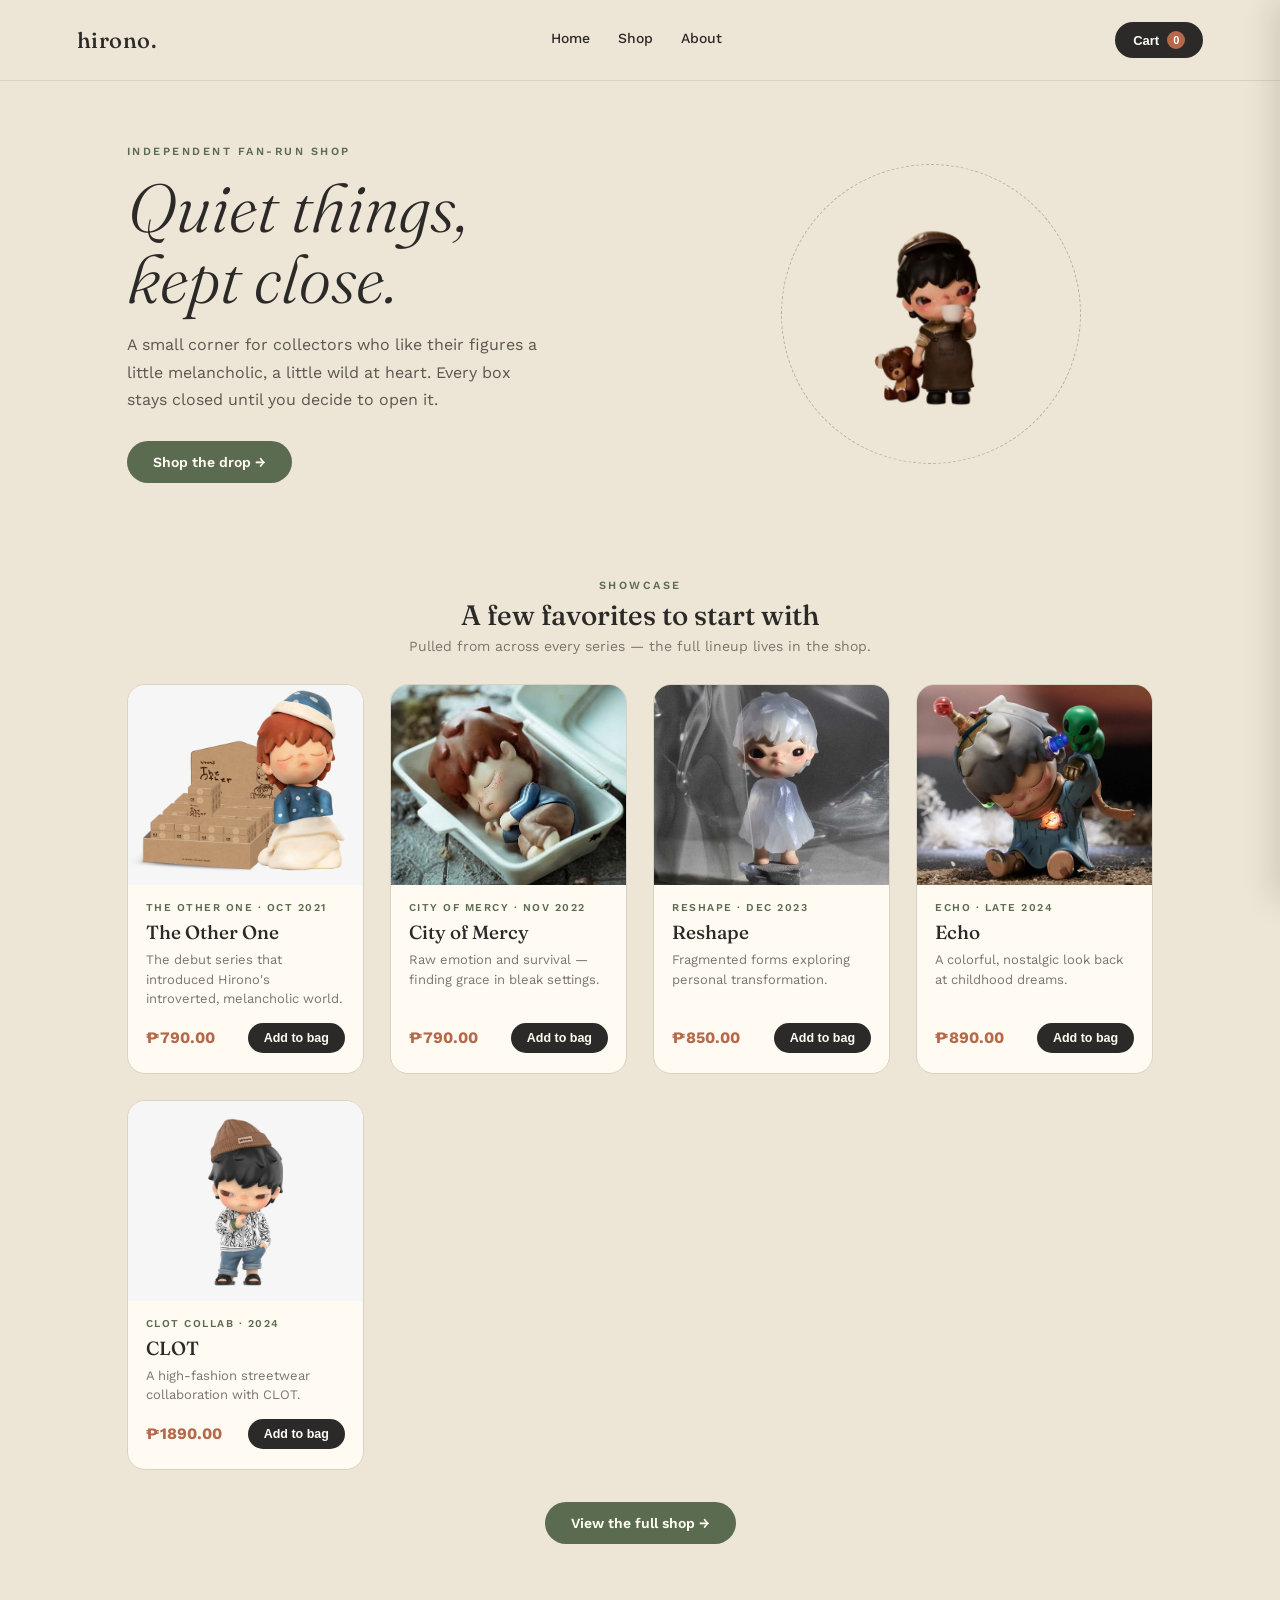
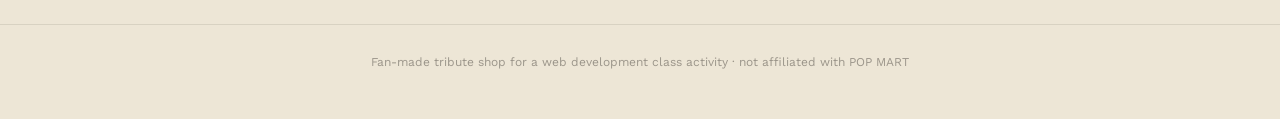
<file: index.html>
<!DOCTYPE html>
<html lang="en">
<head>
<meta charset="UTF-8">
<meta name="viewport" content="width=device-width, initial-scale=1.0">
<title>Hirono &mdash; Quiet things, kept close</title>
<link rel="stylesheet" href="styles.css">
<link rel="preconnect" href="https://fonts.googleapis.com">
<link href="https://fonts.googleapis.com/css2?family=Fraunces:ital,opsz,wght@0,9..144,300;0,9..144,500;1,9..144,400&family=Work+Sans:wght@400;500;600;700&display=swap" rel="stylesheet">
</head>
<body data-page="home">

<header>
  <a class="logo" href="index.html">hirono.</a>
  <nav class="top-nav">
    <a href="index.html">Home</a>
    <a href="shop.html">Shop</a>
    <a href="about.html">About</a>
  </nav>
  <button class="cart-btn" onclick="openCart()">
    Cart
    <span class="cart-count" id="cartCount">0</span>
  </button>
</header>

<section class="hero">
  <div>
    <div class="eyebrow">Independent fan-run shop</div>
    <h1>Quiet things,<br>kept close.</h1>
    <p>A small corner for collectors who like their figures a little melancholic, a little wild at heart. Every box stays closed until you decide to open it.</p>
    <a class="hero-cta" href="shop.html">Shop the drop &rarr;</a>
  </div>
  <div class="hero-art">
    <div class="hero-ring"></div>
    <div class="figure-wrap">
      <img src="logo.png" alt="Hirono hero illustration">
    </div>
  </div>
</section>

<section class="shop" id="showcase">
  <div class="showcase-head">
    <div class="eyebrow">Showcase</div>
    <h2>A few favorites to start with</h2>
    <p>Pulled from across every series — the full lineup lives in the shop.</p>
  </div>
  <div class="grid" id="productGrid"></div>
  <div class="showcase-more">
    <a class="hero-cta" href="shop.html">View the full shop &rarr;</a>
  </div>
</section>

<div class="overlay" id="overlay" onclick="closeCart()"></div>

<aside class="drawer" id="drawer">
  <div class="drawer-head">
    <h3>Your bag</h3>
    <button class="close-btn" onclick="closeCart()">&times;</button>
  </div>
  <div class="drawer-items" id="drawerItems">
    <p class="empty-msg">Nothing here yet. Pick a box to begin.</p>
  </div>
  <div class="drawer-foot">
    <div class="drawer-line"><span>Subtotal</span><span id="subtotalVal">₱0.00</span></div>
    <div class="drawer-line total"><span>Total</span><span id="totalVal">₱0.00</span></div>
    <button class="checkout-btn" onclick="checkout()">Checkout</button>
  </div>
</aside>

<div class="toast" id="toast"></div>

<div class="receipt-overlay" id="receiptOverlay" onclick="if(event.target===this) closeReceipt()">
  <div class="receipt-modal">
    <button class="receipt-close" onclick="closeReceipt()">&times;</button>
    <div class="receipt">
      <div class="receipt-title">HIRONO RECEIPT</div>
      <div class="receipt-sub" id="receiptOrderNo">order no. 0001</div>
      <hr>
      <div id="receiptItems"></div>
      <hr>
      <div class="receipt-line total"><span>Total</span><span id="receiptTotal">₱0.00</span></div>
      <div class="thank-you">Salamat sa pag-order!</div>
    </div>
  </div>
</div>

<footer>
  Fan-made tribute shop for a web development class activity &middot; not affiliated with POP MART
</footer>

<script src="data.js"></script>
<script src="shop.js"></script>
</body>
</html>
</file>
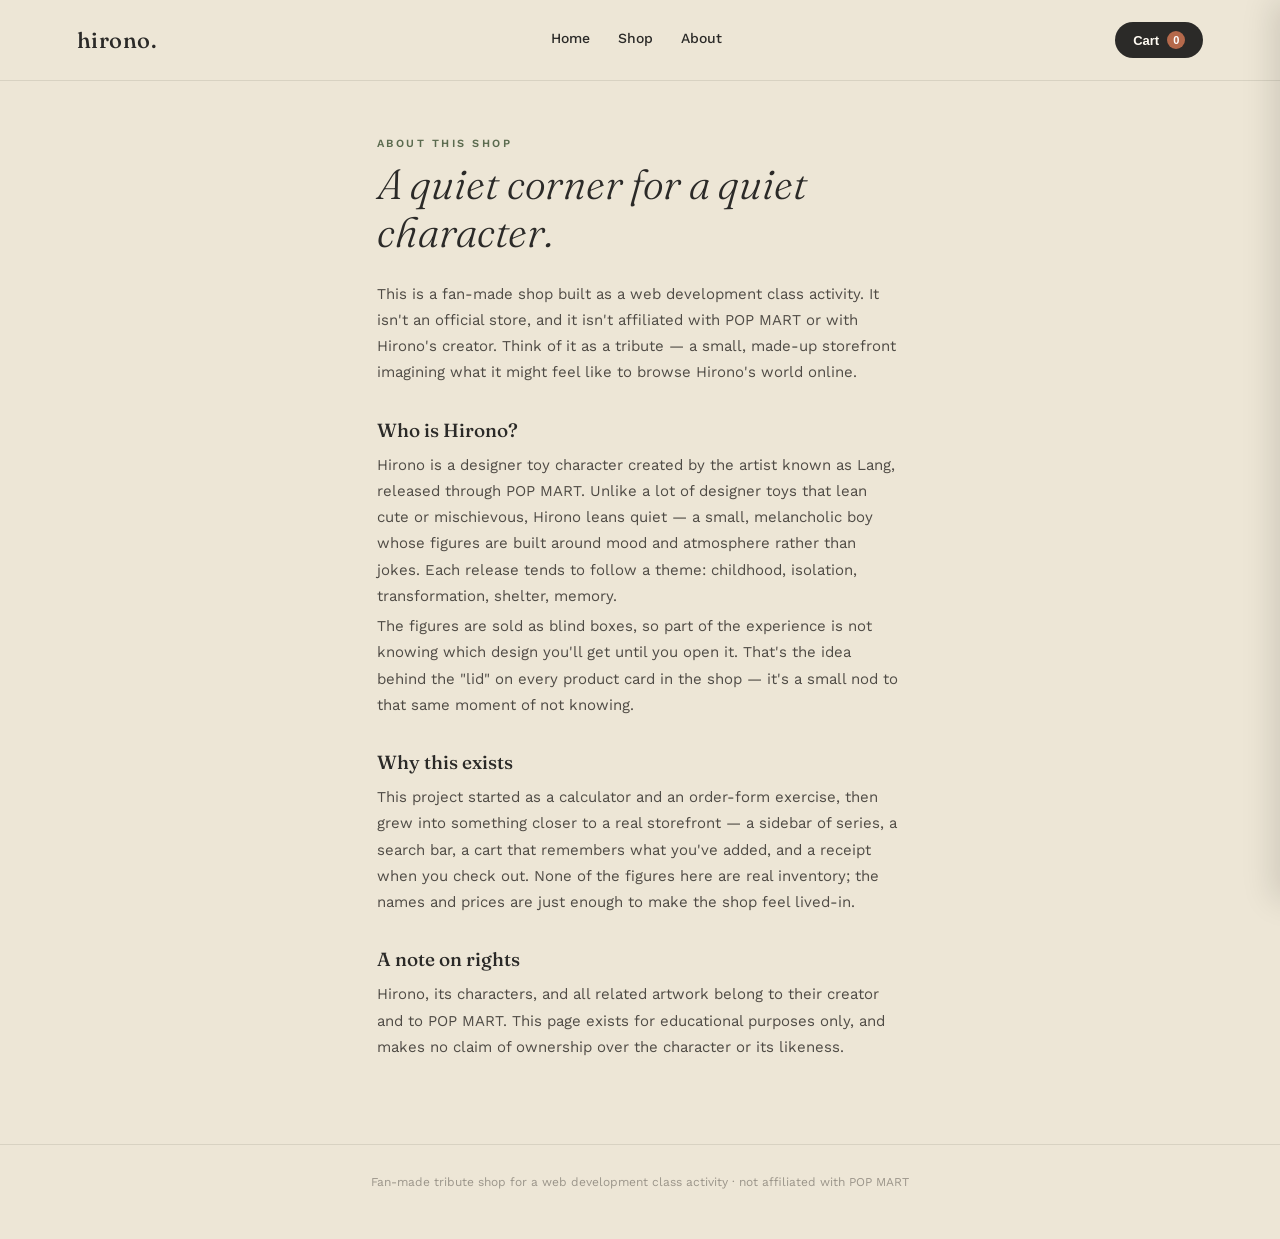
<file: about.html>
<!DOCTYPE html>
<html lang="en">
<head>
<meta charset="UTF-8">
<meta name="viewport" content="width=device-width, initial-scale=1.0">
<title>About &mdash; Hirono</title>
<link rel="stylesheet" href="styles.css">
<link rel="preconnect" href="https://fonts.googleapis.com">
<link href="https://fonts.googleapis.com/css2?family=Fraunces:ital,opsz,wght@0,9..144,300;0,9..144,500;1,9..144,400&family=Work+Sans:wght@400;500;600;700&display=swap" rel="stylesheet">
</head>
<body data-page="about">

<header>
  <a class="logo" href="index.html">hirono.</a>
  <nav class="top-nav">
    <a href="index.html">Home</a>
    <a href="shop.html">Shop</a>
    <a href="about.html">About</a>
  </nav>
  <button class="cart-btn" onclick="openCart()">
    Cart
    <span class="cart-count" id="cartCount">0</span>
  </button>
</header>

<section class="about-page">
  <div class="eyebrow">About this shop</div>
  <h1>A quiet corner for a quiet character.</h1>

  <p>This is a fan-made shop built as a web development class activity. It isn't an official store, and it isn't affiliated with POP MART or with Hirono's creator. Think of it as a tribute — a small, made-up storefront imagining what it might feel like to browse Hirono's world online.</p>

  <h2>Who is Hirono?</h2>
  <p>Hirono is a designer toy character created by the artist known as Lang, released through POP MART. Unlike a lot of designer toys that lean cute or mischievous, Hirono leans quiet — a small, melancholic boy whose figures are built around mood and atmosphere rather than jokes. Each release tends to follow a theme: childhood, isolation, transformation, shelter, memory.</p>
  <p>The figures are sold as blind boxes, so part of the experience is not knowing which design you'll get until you open it. That's the idea behind the "lid" on every product card in the shop — it's a small nod to that same moment of not knowing.</p>

  <h2>Why this exists</h2>
  <p>This project started as a calculator and an order-form exercise, then grew into something closer to a real storefront — a sidebar of series, a search bar, a cart that remembers what you've added, and a receipt when you check out. None of the figures here are real inventory; the names and prices are just enough to make the shop feel lived-in.</p>

  <h2>A note on rights</h2>
  <p>Hirono, its characters, and all related artwork belong to their creator and to POP MART. This page exists for educational purposes only, and makes no claim of ownership over the character or its likeness.</p>
</section>

<div class="overlay" id="overlay" onclick="closeCart()"></div>

<aside class="drawer" id="drawer">
  <div class="drawer-head">
    <h3>Your bag</h3>
    <button class="close-btn" onclick="closeCart()">&times;</button>
  </div>
  <div class="drawer-items" id="drawerItems">
    <p class="empty-msg">Nothing here yet. Pick a box to begin.</p>
  </div>
  <div class="drawer-foot">
    <div class="drawer-line"><span>Subtotal</span><span id="subtotalVal">₱0.00</span></div>
    <div class="drawer-line total"><span>Total</span><span id="totalVal">₱0.00</span></div>
    <button class="checkout-btn" onclick="checkout()">Checkout</button>
  </div>
</aside>

<div class="toast" id="toast"></div>

<div class="receipt-overlay" id="receiptOverlay" onclick="if(event.target===this) closeReceipt()">
  <div class="receipt-modal">
    <button class="receipt-close" onclick="closeReceipt()">&times;</button>
    <div class="receipt">
      <div class="receipt-title">HIRONO RECEIPT</div>
      <div class="receipt-sub" id="receiptOrderNo">order no. 0001</div>
      <hr>
      <div id="receiptItems"></div>
      <hr>
      <div class="receipt-line total"><span>Total</span><span id="receiptTotal">₱0.00</span></div>
      <div class="thank-you">Salamat sa pag-order!</div>
    </div>
  </div>
</div>

<footer>
  Fan-made tribute shop for a web development class activity &middot; not affiliated with POP MART
</footer>

<script src="data.js"></script>
<script src="shop.js"></script>
</body>
</html>
</file>
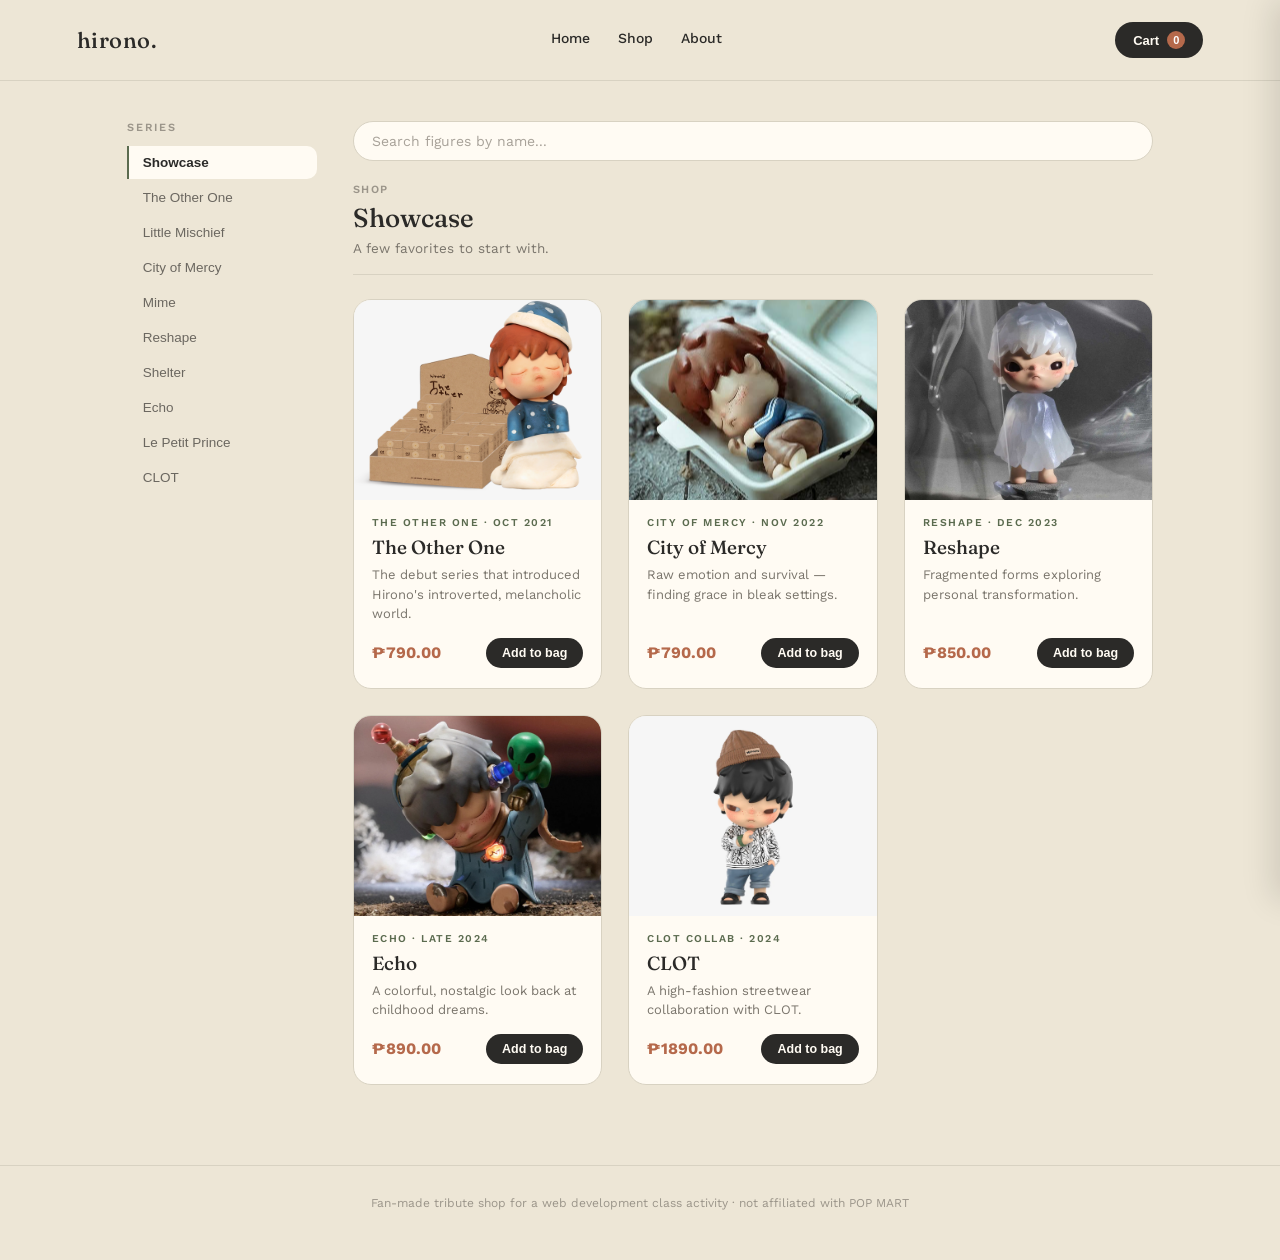
<file: shop.html>
<!DOCTYPE html>
<html lang="en">
<head>
<meta charset="UTF-8">
<meta name="viewport" content="width=device-width, initial-scale=1.0">
<title>Shop &mdash; Hirono</title>
<link rel="stylesheet" href="styles.css">
<link rel="preconnect" href="https://fonts.googleapis.com">
<link href="https://fonts.googleapis.com/css2?family=Fraunces:ital,opsz,wght@0,9..144,300;0,9..144,500;1,9..144,400&family=Work+Sans:wght@400;500;600;700&display=swap" rel="stylesheet">
</head>
<body data-page="shop">

<header>
  <a class="logo" href="index.html">hirono.</a>
  <nav class="top-nav">
    <a href="index.html">Home</a>
    <a href="shop.html">Shop</a>
    <a href="about.html">About</a>
  </nav>
  <button class="cart-btn" onclick="openCart()">
    Cart
    <span class="cart-count" id="cartCount">0</span>
  </button>
</header>

<section class="shop" id="shop">
  <div class="shop-layout">
    <nav class="series-sidebar" id="seriesSidebar"></nav>
    <div class="grid-wrap">
      <div class="search-row">
        <input type="text" id="searchInput" placeholder="Search figures by name...">
      </div>
      <div class="page-head" id="pageHead">
        <div class="breadcrumb" id="breadcrumb">Shop</div>
        <h2 id="pageTitle"></h2>
        <p id="pageBlurb"></p>
      </div>
      <div class="grid" id="productGrid"></div>
    </div>
  </div>
</section>

<div class="overlay" id="overlay" onclick="closeCart()"></div>

<aside class="drawer" id="drawer">
  <div class="drawer-head">
    <h3>Your bag</h3>
    <button class="close-btn" onclick="closeCart()">&times;</button>
  </div>
  <div class="drawer-items" id="drawerItems">
    <p class="empty-msg">Nothing here yet. Pick a box to begin.</p>
  </div>
  <div class="drawer-foot">
    <div class="drawer-line"><span>Subtotal</span><span id="subtotalVal">₱0.00</span></div>
    <div class="drawer-line total"><span>Total</span><span id="totalVal">₱0.00</span></div>
    <button class="checkout-btn" onclick="checkout()">Checkout</button>
  </div>
</aside>

<div class="toast" id="toast"></div>

<div class="receipt-overlay" id="receiptOverlay" onclick="if(event.target===this) closeReceipt()">
  <div class="receipt-modal">
    <button class="receipt-close" onclick="closeReceipt()">&times;</button>
    <div class="receipt">
      <div class="receipt-title">HIRONO RECEIPT</div>
      <div class="receipt-sub" id="receiptOrderNo">order no. 0001</div>
      <hr>
      <div id="receiptItems"></div>
      <hr>
      <div class="receipt-line total"><span>Total</span><span id="receiptTotal">₱0.00</span></div>
      <div class="thank-you">Salamat sa pag-order!</div>
    </div>
  </div>
</div>

<footer>
  Fan-made tribute shop for a web development class activity &middot; not affiliated with POP MART
</footer>

<script src="data.js"></script>
<script src="shop.js"></script>
</body>
</html>
</file>
<file: styles.css>
:root{
  --sand:#EDE6D6;
  --paper:#FFFBF3;
  --ink:#2B2A28;
  --moss:#5B6B4F;
  --moss-dark:#3F4A37;
  --clay:#B5694B;
  --fog:#D8D2C2;
  --mist:#A9B3A0;
}

*{ box-sizing:border-box; }

html{ scroll-behavior:smooth; }

body{
  margin:0;
  font-family:'Work Sans', sans-serif;
  background:var(--sand);
  color:var(--ink);
  -webkit-font-smoothing:antialiased;
}

a{ color:inherit; text-decoration:none; }

.eyebrow{
  font-size:11px;
  font-weight:600;
  letter-spacing:2.5px;
  text-transform:uppercase;
  color:var(--moss);
}

/* ---------- HEADER ---------- */

header{
  display:flex;
  align-items:center;
  justify-content:space-between;
  padding:22px 6vw;
  position:sticky;
  top:0;
  background:rgba(237,230,214,0.92);
  backdrop-filter:blur(6px);
  z-index:50;
  border-bottom:1px solid var(--fog);
}

.logo{
  font-family:'Fraunces', serif;
  font-weight:500;
  font-size:22px;
  letter-spacing:0.5px;
}

nav.top-nav{
  display:flex;
  gap:28px;
  font-size:14px;
  font-weight:500;
}

nav.top-nav a{
  position:relative;
  padding-bottom:4px;
}

nav.top-nav a::after{
  content:"";
  position:absolute;
  left:0; bottom:0;
  width:0;
  height:1px;
  background:var(--moss);
  transition:width 0.25s ease;
}

nav.top-nav a:hover::after{ width:100%; }

.cart-btn{
  position:relative;
  background:var(--ink);
  color:var(--paper);
  border:none;
  border-radius:30px;
  padding:9px 18px;
  font-size:13px;
  font-weight:600;
  cursor:pointer;
  display:flex;
  align-items:center;
  gap:8px;
  transition:transform 0.15s ease, background 0.15s ease;
}

.cart-btn:hover{ background:var(--moss-dark); transform:translateY(-1px); }

.cart-count{
  background:var(--clay);
  color:white;
  font-size:11px;
  font-weight:700;
  min-width:18px;
  height:18px;
  border-radius:50%;
  display:flex;
  align-items:center;
  justify-content:center;
  padding:0 2px;
}

@media (max-width:680px){
  nav.top-nav{ display:none; }
}

/* ---------- HERO (index only) ---------- */

.hero{
  display:grid;
  grid-template-columns:1.1fr 0.9fr;
  align-items:center;
  gap:40px;
  padding:64px 6vw 56px;
  max-width:1180px;
  margin:0 auto;
}

.hero h1{
  font-family:'Fraunces', serif;
  font-weight:300;
  font-style:italic;
  font-size:clamp(40px, 6vw, 68px);
  line-height:1.04;
  margin:14px 0 18px;
  color:var(--ink);
}

.hero p{
  font-size:16px;
  line-height:1.7;
  color:#5a5650;
  max-width:420px;
  margin:0 0 28px;
}

.hero-cta{
  display:inline-flex;
  align-items:center;
  gap:10px;
  background:var(--moss);
  color:var(--paper);
  padding:13px 26px;
  border-radius:30px;
  font-size:14px;
  font-weight:600;
  border:none;
  cursor:pointer;
  transition:background 0.2s ease, transform 0.2s ease;
}

.hero-cta:hover{ background:var(--moss-dark); transform:translateY(-2px); }

.hero-art{
  display:flex;
  justify-content:center;
  align-items:center;
  position:relative;
}

@keyframes float{
  0%, 100%{ transform:translateY(0) rotate(-1.5deg); }
  50%{ transform:translateY(-14px) rotate(1.5deg); }
}

.figure-wrap{
  width:240px;
  height:280px;
  animation:float 7s ease-in-out infinite;
}

.figure-wrap img{
  width:100%;
  height:100%;
  object-fit:contain;
}

.hero-ring{
  position:absolute;
  width:300px;
  height:300px;
  border:1px dashed var(--mist);
  border-radius:50%;
  z-index:0;
}

@media (max-width:780px){
  .hero{ grid-template-columns:1fr; text-align:center; padding-top:40px; }
  .hero p{ margin-inline:auto; }
  .hero-art{ order:-1; margin-bottom:12px; }
}

/* ---------- SHOP LAYOUT ---------- */

.shop{
  max-width:1180px;
  margin:0 auto;
  padding:40px 6vw 80px;
}

.shop-layout{
  display:flex;
  gap:36px;
  align-items:flex-start;
}

.series-sidebar{
  width:190px;
  flex-shrink:0;
  display:flex;
  flex-direction:column;
  gap:2px;
  position:sticky;
  top:104px;
}

.sidebar-label{
  font-size:11px;
  font-weight:600;
  letter-spacing:2px;
  text-transform:uppercase;
  color:#9b958a;
  margin:0 0 10px;
}

.chip{
  display:block;
  border:none;
  border-left:2px solid transparent;
  background:transparent;
  color:#6b6760;
  padding:9px 14px;
  border-radius:0;
  font-size:13.5px;
  font-weight:500;
  text-align:left;
  cursor:pointer;
  transition:all 0.2s ease;
}

.chip:hover{ color:var(--ink); border-left-color:var(--mist); }

.chip.active{
  background:var(--paper);
  color:var(--ink);
  font-weight:600;
  border-left-color:var(--moss);
  border-radius:0 10px 10px 0;
}

.grid-wrap{ flex:1; min-width:0; }

@media (max-width:900px){
  .shop-layout{ flex-direction:column; gap:18px; }
  .series-sidebar{
    position:static;
    width:100%;
    flex-direction:row;
    overflow-x:auto;
    gap:8px;
    padding-bottom:6px;
    -ms-overflow-style:none;
    scrollbar-width:none;
  }
  .series-sidebar::-webkit-scrollbar{ display:none; }
  .sidebar-label{ display:none; }
  .chip{
    flex-shrink:0;
    border-left:none;
    border:1px solid var(--fog);
    border-radius:30px;
    padding:8px 16px;
    white-space:nowrap;
  }
  .chip.active{
    background:var(--ink);
    color:var(--paper);
    border-color:var(--ink);
    border-radius:30px;
  }
}

/* ---------- SEARCH ---------- */

.search-row{ margin-bottom:22px; }

.search-row input{
  width:100%;
  padding:11px 18px;
  border:1px solid var(--fog);
  border-radius:30px;
  background:var(--paper);
  font-family:'Work Sans', sans-serif;
  font-size:14px;
  color:var(--ink);
  outline:none;
  transition:border-color 0.2s ease;
}

.search-row input:focus{ border-color:var(--moss); }
.search-row input::placeholder{ color:#a8a299; }

.page-head{
  margin-bottom:24px;
  padding-bottom:18px;
  border-bottom:1px solid var(--fog);
}

.breadcrumb{
  font-size:11px;
  font-weight:600;
  letter-spacing:1.5px;
  text-transform:uppercase;
  color:#9b958a;
  margin-bottom:6px;
}

.page-head h2{
  font-family:'Fraunces', serif;
  font-weight:500;
  font-size:26px;
  margin:0 0 6px;
}

.page-head p{
  font-size:13.5px;
  color:#7a756c;
  margin:0;
}

.no-results{
  color:#9b958a;
  font-size:14px;
  padding:40px 0;
  text-align:center;
}

.showcase-head{
  text-align:center;
  margin-bottom:30px;
}

.showcase-head h2{
  font-family:'Fraunces', serif;
  font-weight:500;
  font-size:28px;
  margin:6px 0;
}

.showcase-head p{
  font-size:14px;
  color:#7a756c;
  margin:0;
}

.showcase-more{
  text-align:center;
  margin-top:32px;
}

/* ---------- PRODUCT GRID ---------- */

.grid{
  display:grid;
  grid-template-columns:repeat(auto-fit, minmax(230px, 1fr));
  gap:26px;
}

.card{
  background:var(--paper);
  border:1px solid var(--fog);
  border-radius:18px;
  overflow:hidden;
  display:flex;
  flex-direction:column;
  opacity:0;
  transform:translateY(16px);
  animation:cardIn 0.5s ease forwards;
}

@keyframes cardIn{
  to{ opacity:1; transform:translateY(0); }
}

.box{
  position:relative;
  height:200px;
  background:linear-gradient(160deg, var(--sand), var(--fog));
  overflow:hidden;
}

.box img{
  position:absolute;
  inset:0;
  width:100%;
  height:100%;
  object-fit:cover;
  display:block;
  transition:opacity 0.4s ease;
}

.box .img-front{ opacity:1; }
.box .img-back{ opacity:0; }

.card:hover .img-front{ opacity:0; }
.card:hover .img-back{ opacity:1; }
.card.peek .img-front{ opacity:0; }
.card.peek .img-back{ opacity:1; }

.card-body{
  padding:16px 18px 20px;
  display:flex;
  flex-direction:column;
  gap:6px;
  flex:1;
}

.card-tag{
  font-size:10.5px;
  font-weight:600;
  letter-spacing:1.5px;
  text-transform:uppercase;
  color:var(--moss);
}

.card-name{
  font-family:'Fraunces', serif;
  font-weight:500;
  font-size:19px;
  margin:0;
}

.card-desc{
  font-size:13px;
  color:#7a756c;
  line-height:1.5;
  margin:0 0 8px;
}

.card-bottom{
  display:flex;
  align-items:center;
  justify-content:space-between;
  margin-top:auto;
}

.card-price{
  font-weight:700;
  font-size:16px;
  color:var(--clay);
}

.add-btn{
  background:var(--ink);
  color:var(--paper);
  border:none;
  border-radius:20px;
  padding:8px 16px;
  font-size:12.5px;
  font-weight:600;
  cursor:pointer;
  transition:background 0.15s ease, transform 0.1s ease;
}

.add-btn:hover{ background:var(--moss-dark); }
.add-btn:active{ transform:scale(0.95); }

/* ---------- CART DRAWER ---------- */

.overlay{
  position:fixed;
  inset:0;
  background:rgba(43,42,40,0.35);
  opacity:0;
  pointer-events:none;
  transition:opacity 0.3s ease;
  z-index:90;
}

.overlay.open{ opacity:1; pointer-events:auto; }

.drawer{
  position:fixed;
  top:0; right:0;
  bottom:0;
  width:360px;
  max-width:90vw;
  background:var(--paper);
  z-index:100;
  transform:translateX(100%);
  transition:transform 0.35s cubic-bezier(.6,.1,.2,1);
  display:flex;
  flex-direction:column;
  box-shadow:-8px 0 30px rgba(0,0,0,0.12);
}

.drawer.open{ transform:translateX(0); }

.drawer-head{
  display:flex;
  align-items:center;
  justify-content:space-between;
  padding:22px 22px 16px;
  border-bottom:1px solid var(--fog);
}

.drawer-head h3{
  font-family:'Fraunces', serif;
  font-weight:500;
  font-size:20px;
  margin:0;
}

.close-btn{
  background:none;
  border:none;
  font-size:20px;
  cursor:pointer;
  color:var(--ink);
  line-height:1;
}

.drawer-items{
  flex:1;
  overflow-y:auto;
  padding:14px 22px;
}

.empty-msg{
  color:#9b958a;
  font-size:14px;
  text-align:center;
  margin-top:40px;
}

.drawer-item{
  display:flex;
  justify-content:space-between;
  align-items:center;
  gap:10px;
  padding:12px 0;
  border-bottom:1px solid var(--fog);
}

.drawer-item-left{
  display:flex;
  align-items:flex-start;
  gap:12px;
}

.drawer-item-thumb{
  width:40px;
  height:40px;
  border-radius:50%;
  background:linear-gradient(160deg, var(--sand), var(--fog));
  display:flex;
  align-items:center;
  justify-content:center;
  overflow:hidden;
  flex-shrink:0;
}

.drawer-item-thumb img{
  width:100%;
  height:100%;
  object-fit:cover;
}

.drawer-item-name{ font-weight:600; font-size:14px; }
.drawer-item-meta{ font-size:12px; color:#9b958a; }

.drawer-item-right{
  display:flex;
  align-items:center;
  gap:10px;
}

.qty-pill{
  display:flex;
  align-items:center;
  border:1px solid var(--fog);
  border-radius:20px;
  overflow:hidden;
}

.qty-pill button{
  background:none;
  border:none;
  width:24px;
  height:24px;
  cursor:pointer;
  font-size:13px;
  color:var(--ink);
}

.qty-pill span{ font-size:13px; min-width:16px; text-align:center; }

.remove-btn{
  background:none;
  border:none;
  color:var(--clay);
  font-size:11px;
  cursor:pointer;
  text-decoration:underline;
}

.drawer-foot{
  padding:18px 22px 22px;
  border-top:1px solid var(--fog);
}

.drawer-line{
  display:flex;
  justify-content:space-between;
  font-size:14px;
  margin-bottom:6px;
}

.drawer-line.total{
  font-weight:700;
  font-size:17px;
  margin-top:8px;
}

.checkout-btn{
  width:100%;
  background:var(--moss);
  color:var(--paper);
  border:none;
  border-radius:30px;
  padding:13px;
  margin-top:14px;
  font-size:14px;
  font-weight:600;
  cursor:pointer;
  transition:background 0.2s ease;
}

.checkout-btn:hover{ background:var(--moss-dark); }

/* ---------- TOAST ---------- */

.toast{
  position:fixed;
  bottom:26px;
  left:50%;
  transform:translateX(-50%) translateY(20px);
  background:var(--ink);
  color:var(--paper);
  padding:12px 22px;
  border-radius:30px;
  font-size:13px;
  font-weight:500;
  opacity:0;
  pointer-events:none;
  transition:opacity 0.3s ease, transform 0.3s ease;
  z-index:200;
}

.toast.show{
  opacity:1;
  transform:translateX(-50%) translateY(0);
}

/* ---------- RECEIPT MODAL ---------- */

.receipt-overlay{
  position:fixed;
  inset:0;
  background:rgba(43,42,40,0.45);
  display:flex;
  align-items:center;
  justify-content:center;
  opacity:0;
  pointer-events:none;
  transition:opacity 0.3s ease;
  z-index:150;
  padding:20px;
}

.receipt-overlay.open{ opacity:1; pointer-events:auto; }

.receipt-modal{
  position:relative;
  max-width:300px;
  width:100%;
  transform:scale(0.92) translateY(10px);
  transition:transform 0.3s ease;
}

.receipt-overlay.open .receipt-modal{ transform:scale(1) translateY(0); }

.receipt-close{
  position:absolute;
  top:-14px;
  right:-14px;
  width:30px;
  height:30px;
  border-radius:50%;
  border:none;
  background:var(--ink);
  color:var(--paper);
  font-size:16px;
  cursor:pointer;
  z-index:2;
}

.receipt{
  background:var(--paper);
  font-family:'Courier New', monospace;
  padding:24px 20px 20px;
  box-shadow:0 14px 30px rgba(0,0,0,0.25);
  position:relative;
  color:var(--ink);
}

.receipt::before{
  content:"";
  position:absolute;
  top:-10px; left:0; right:0;
  height:10px;
  background:
    linear-gradient(135deg, var(--sand) 50%, transparent 50%) top left,
    linear-gradient(-135deg, var(--sand) 50%, transparent 50%) top right;
  background-size:14px 14px;
  background-repeat:repeat-x;
}

.receipt::after{
  content:"";
  position:absolute;
  bottom:-10px; left:0; right:0;
  height:10px;
  background:
    linear-gradient(45deg, var(--sand) 50%, transparent 50%) bottom left,
    linear-gradient(-45deg, var(--sand) 50%, transparent 50%) bottom right;
  background-size:14px 14px;
  background-repeat:repeat-x;
}

.receipt-title{
  text-align:center;
  font-weight:700;
  letter-spacing:2px;
  font-size:14px;
  margin-bottom:2px;
}

.receipt-sub{
  text-align:center;
  font-size:10px;
  letter-spacing:1px;
  color:#9b958a;
  margin-bottom:10px;
}

.receipt hr{
  border:none;
  border-top:1px dashed var(--ink);
  margin:10px 0;
}

.receipt-line{
  display:flex;
  justify-content:space-between;
  font-size:13px;
  margin:5px 0;
}

.receipt-line.total{
  font-weight:700;
  font-size:16px;
}

.thank-you{
  text-align:center;
  font-size:11px;
  letter-spacing:1px;
  color:var(--moss);
  font-weight:700;
  margin-top:14px;
}

/* ---------- ABOUT PAGE ---------- */

.about-page{
  max-width:680px;
  margin:0 auto;
  padding:56px 6vw 80px;
}

.about-page h1{
  font-family:'Fraunces', serif;
  font-weight:300;
  font-style:italic;
  font-size:clamp(30px, 5vw, 42px);
  line-height:1.15;
  margin:10px 0 24px;
}

.about-page h2{
  font-family:'Fraunces', serif;
  font-weight:500;
  font-size:19px;
  margin:32px 0 10px;
}

.about-page p{
  font-size:15px;
  line-height:1.75;
  color:#4f4b45;
  margin:0 0 4px;
}

footer{
  text-align:center;
  padding:30px 6vw 50px;
  font-size:12px;
  color:#9b958a;
  border-top:1px solid var(--fog);
}
</file>
